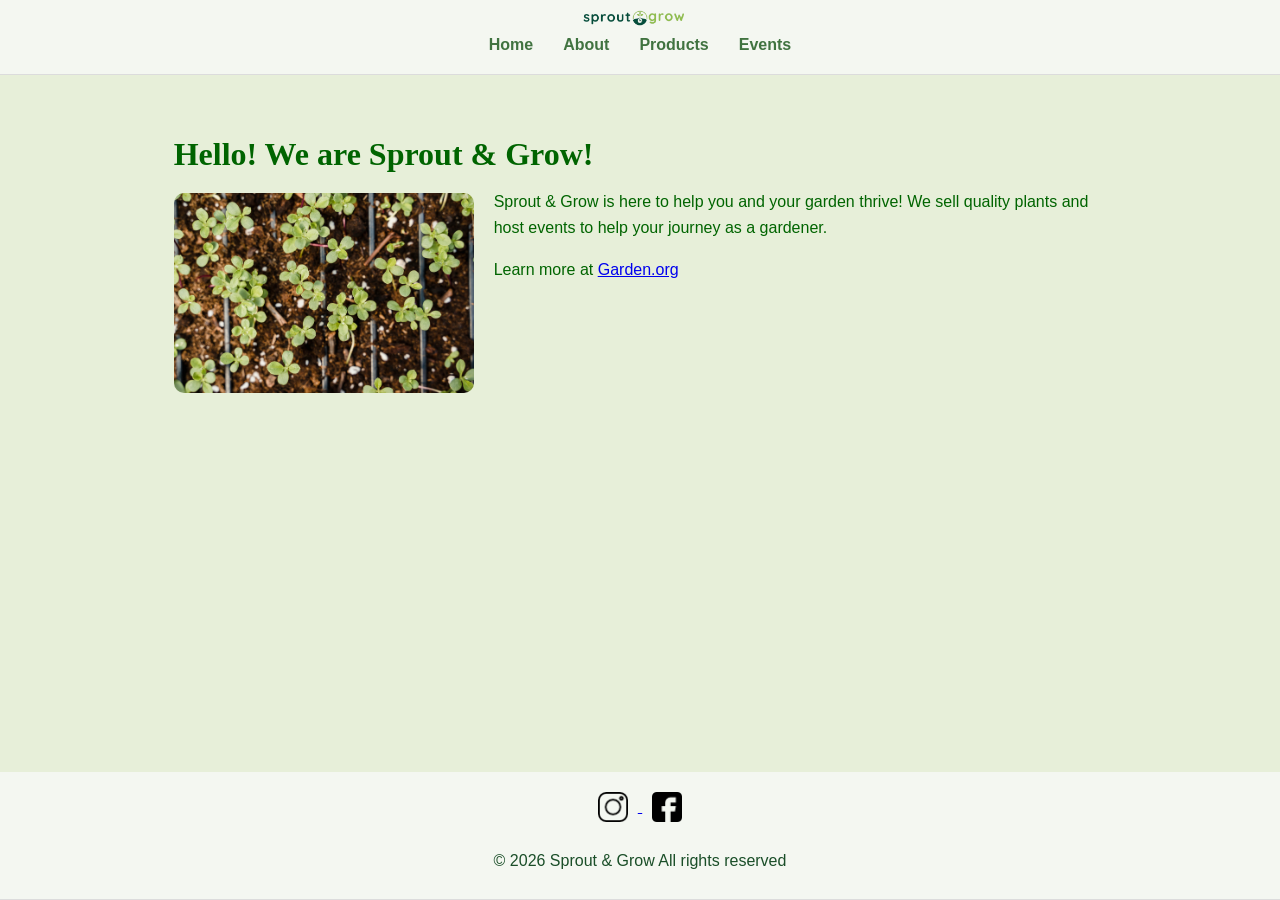
<file: index.html>
<!DOCTYPE html>
<html lang="en">
<head>
    <meta charset="UTF-8">
    <meta name="viewport" content="width=device-width, initial-scale=1.0">
    <title>Sprout & Grow</title>
    <link rel="stylesheet" href="styles.css">
</head>

<body>
    <header>
        <img src="images/logo.png" alt="Sprout & Grow logo" class="logo">

        <nav>
            <ul>
                <li><a href="index.html">Home</a></li>
                <li><a href="about.html">About</a></li> <!-- fixed -->
                <li><a href="products.html">Products</a></li> <!-- fixed -->
                <li><a href="events.html">Events</a></li>
            </ul>
        </nav>
    </header>

    <main>
        <h1>Hello! We are Sprout & Grow!</h1>

        <img src="images/pexels-image.jpg" alt="Sprouts growing" class="float-image">

        <p>
            Sprout & Grow is here to help you and your garden thrive! We sell quality plants and host events to help your journey as a gardener.
        </p>

        <p>
            Learn more at 
            <a href="https://garden.org/" target="_blank">Garden.org</a>
        </p>
    </main>

    <footer>
        <div class="socials"> <!-- small organization improvement -->
            <a href="https://www.instagram.com/" target="_blank">
                <img src="images/instagram.png" alt="Instagram" width="30">
            </a>

            <a href="https://www.facebook.com/" target="_blank">
                <img src="images/facebook.png" alt="Facebook" width="30">
            </a>
        </div>

        <p>&copy; 2026 Sprout & Grow All rights reserved</p>
    </footer>
</body>
</html>
</file>
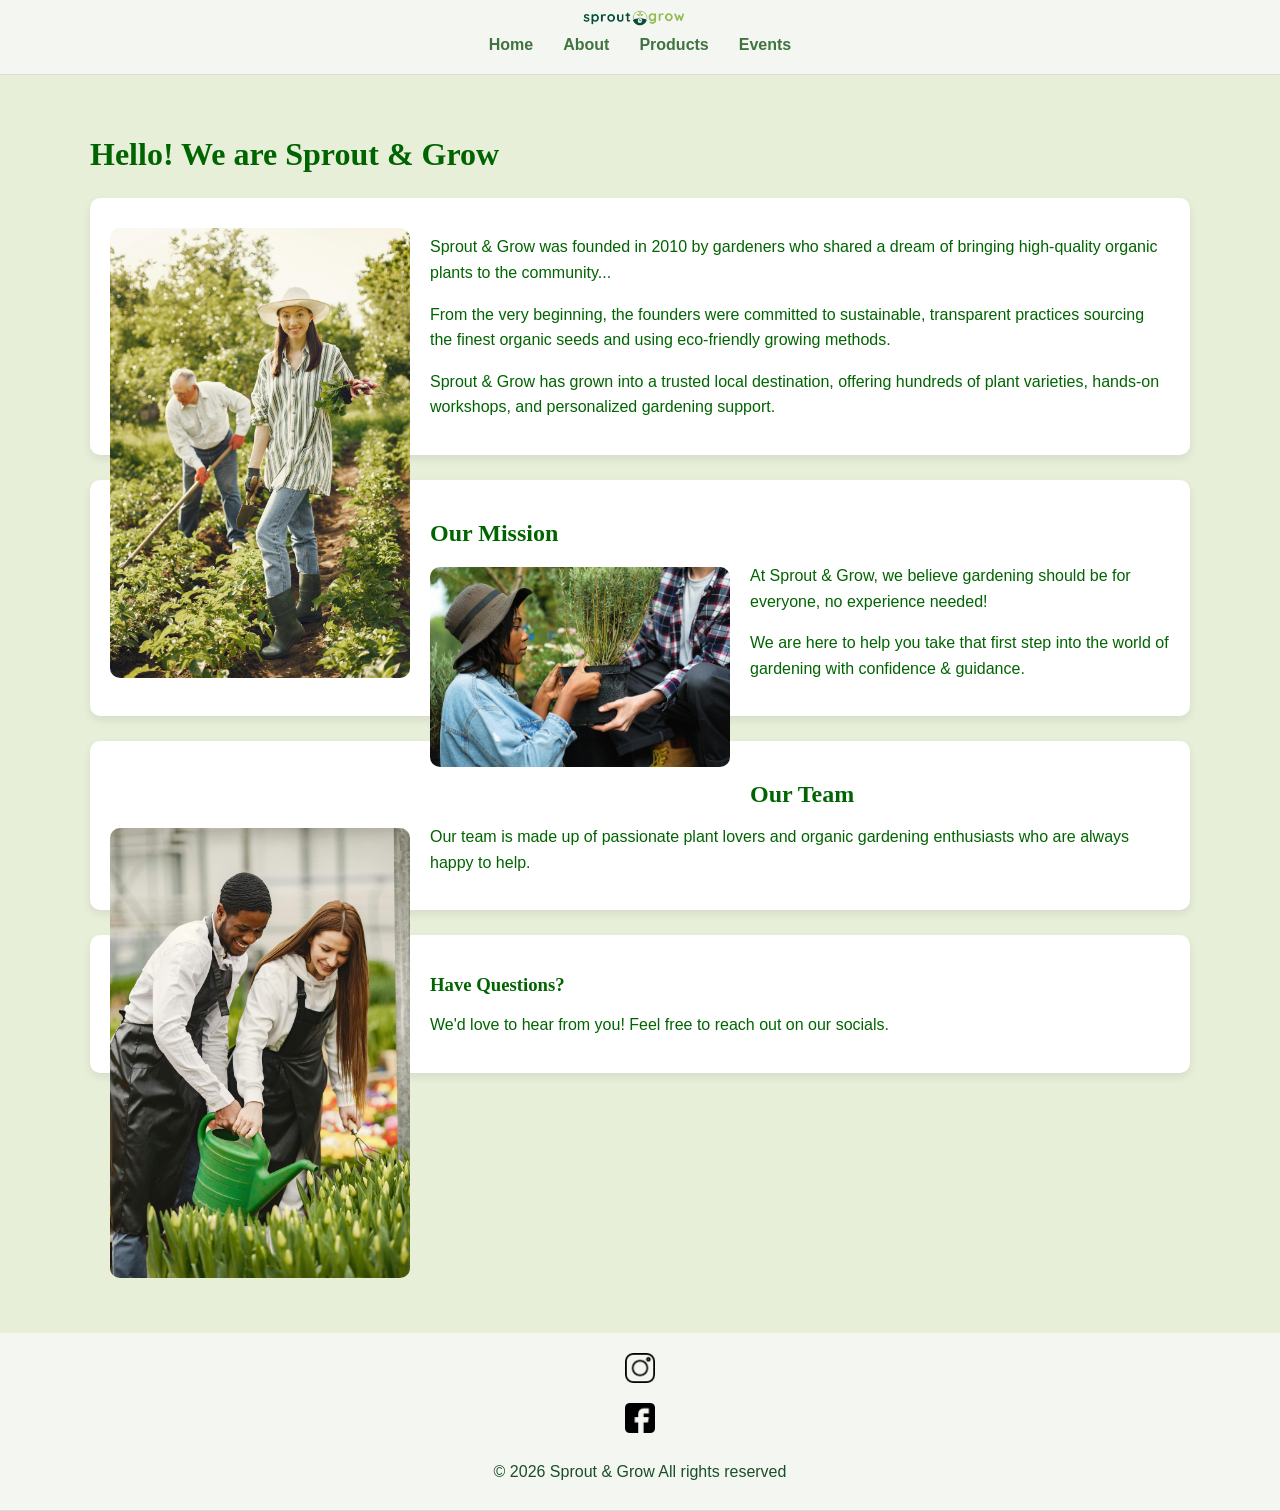
<file: about.html>
<!DOCTYPE html>
<html lang="en">
<head>
    <meta charset="UTF-8">
    <meta name="viewport" content="width=device-width, initial-scale=1.0">
    <title>Sprout & Grow</title>
    <link rel="stylesheet" href="styles.css">
</head>
<body>
    <header> <img src="images/logo.png" alt="Sprout & grow logo" class="logo">
      <nav>  <ul>
    <li><a href="index.html">Home</a></li>
    <li><a href="about.html">About</a></li>
    <li><a href="products.html">Products</a></li>
    <li><a href="events.html">Events</a></li>
  </ul>
</nav>
        <!-- Header content goes here: logo, navigation bar -->
    </header>
<main>
    <h1>Hello! We are Sprout & Grow</h1>

    <div class="section-box">
        <img src="images/girl&mangardening.jpg" alt="Girl and man gardening" class="float-image">

        <p>Sprout & Grow was founded in 2010 by gardeners who shared a dream of bringing high-quality organic plants to the community...</p>

        <p>From the very beginning, the founders were committed to sustainable, transparent practices sourcing the finest organic seeds and using eco-friendly growing methods.</p>

        <p>Sprout & Grow has grown into a trusted local destination, offering hundreds of plant varieties, hands-on workshops, and personalized gardening support.</p>
    </div>

    <div class="section-box">
        <h2>Our Mission</h2>

        <img src="images/girl holding a plant.jpg" alt="girl holding a plant" class="float-image">

        <p>At Sprout & Grow, we believe gardening should be for everyone, no experience needed!</p>

        <p>We are here to help you take that first step into the world of gardening with confidence & guidance.</p>
    </div>

    <div class="section-box">
        <h2>Our Team</h2>

        <img src="images/two people watering plants.jpg" alt="two people watering plants" class="float-image">

        <p>Our team is made up of passionate plant lovers and organic gardening enthusiasts who are always happy to help.</p>
    </div>

    <div class="section-box">
        <h3>Have Questions?</h3>

        <p>We'd love to hear from you! Feel free to reach out on our socials.</p>
    </div>
</main>

    </main>
    <footer>
        <!-- Social Media links-->
        <a href="https://www.instagram.com/" target="_blank"> 
            <img src="images/instagram.png" alt="instagram" width="30">
        </a>
        <a href="https://www.facebook.com/" target="_blank">
            <img src="images/facebook.png" alt="facebook" width="30">
        </a>
        <!-- images/icons from flaticon-->
        <!-- Copyright-->
         <p>&copy; 2026 Sprout & Grow All rights reserved</p>
        <!-- Footer content goes here: copyright info, social media links -->
    </footer>
</body>
</html>
</file>
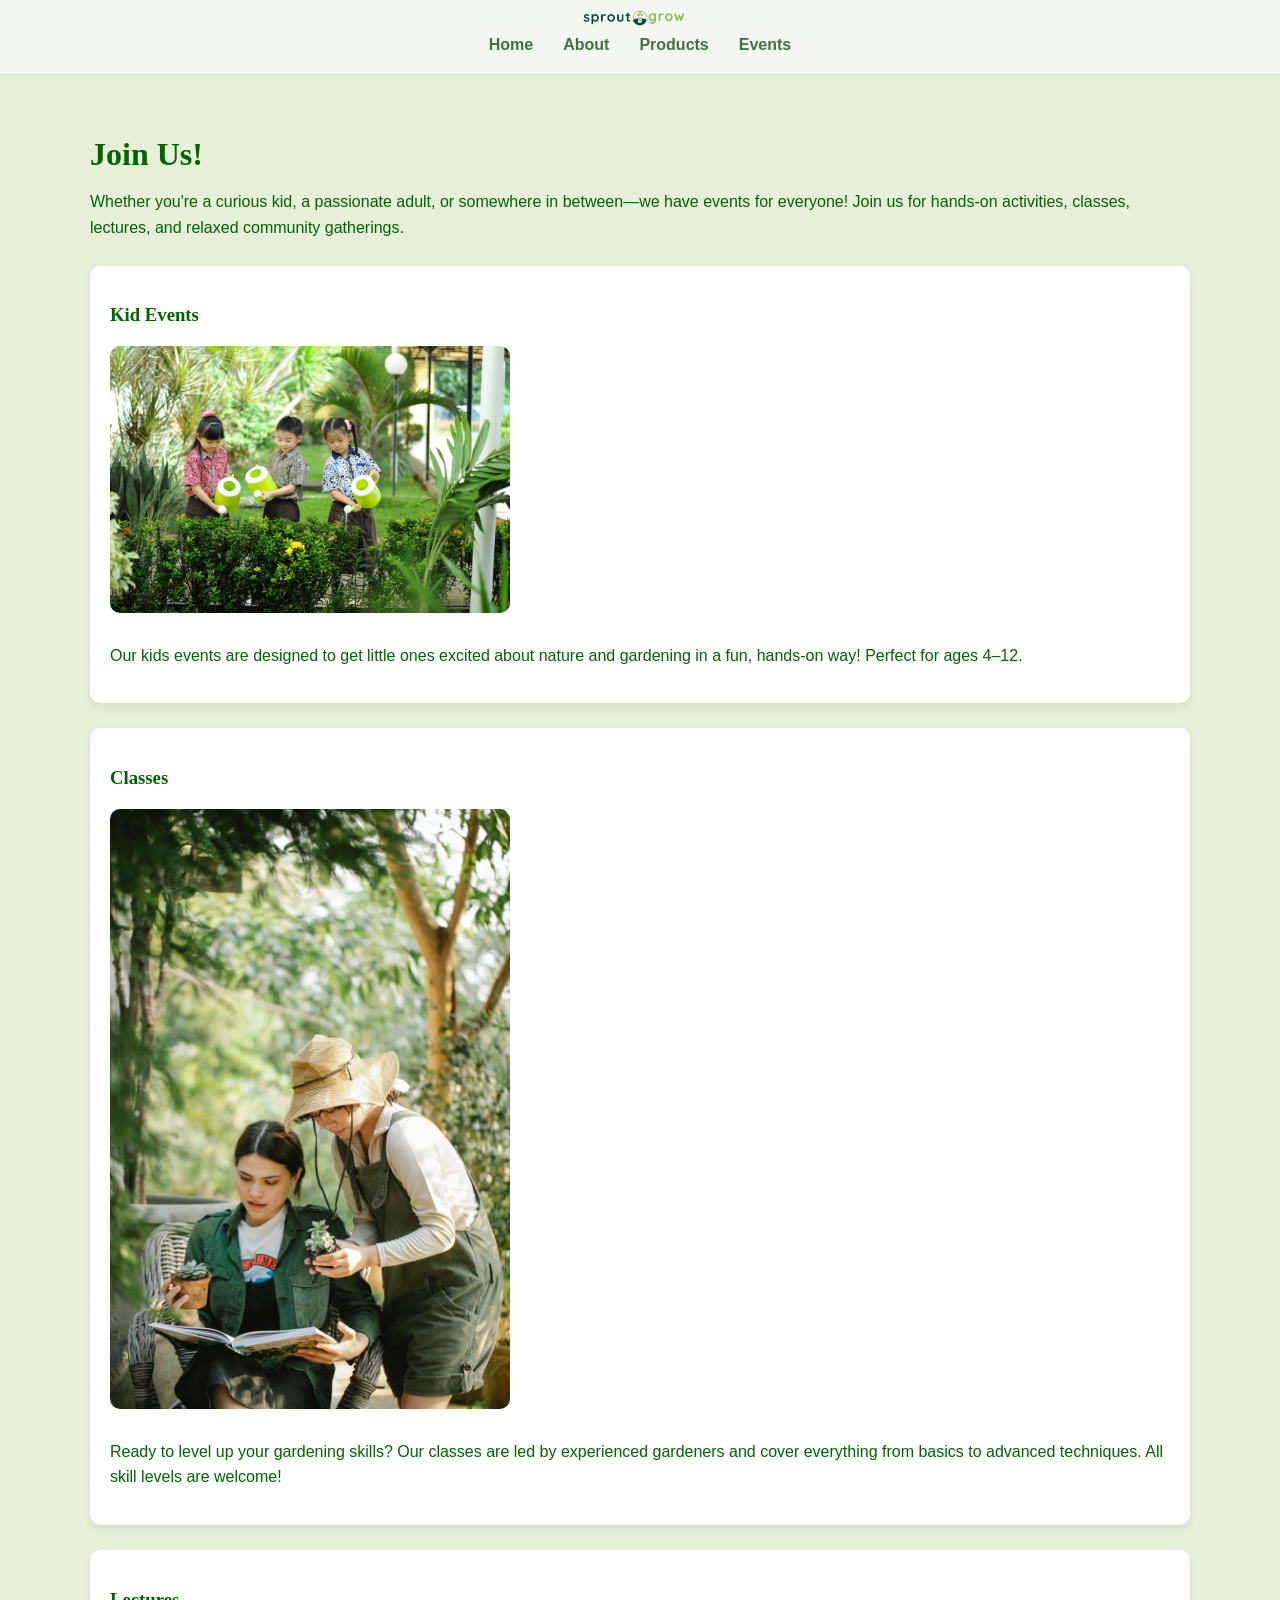
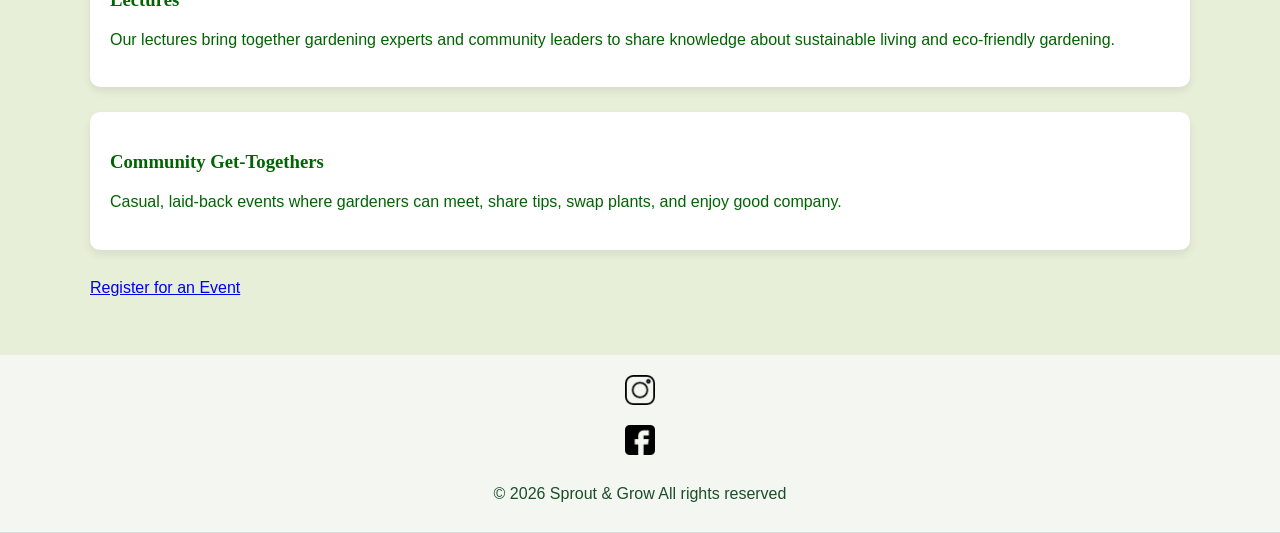
<file: events.html>
<!DOCTYPE html>
<html lang="en">
<head>
    <meta charset="UTF-8">
    <meta name="viewport" content="width=device-width, initial-scale=1.0">
    <title>Sprout & Grow</title>
    <link rel="stylesheet" href="styles.css">
</head>

<body>
<header>
    <img src="images/logo.png" alt="Sprout & Grow logo" class="logo">

    <nav>
        <ul>
            <li><a href="index.html">Home</a></li>
            <li><a href="about.html">About</a></li>
            <li><a href="products.html">Products</a></li>
            <li><a href="events.html">Events</a></li>
        </ul>
    </nav>
</header>

<main>
    <h1>Join Us!</h1>

    <p>
        Whether you're a curious kid, a passionate adult, or somewhere in between—we have events for everyone!
        Join us for hands-on activities, classes, lectures, and relaxed community gatherings.
    </p>

   
    <section class="section-box">
        <h3>Kid Events</h3>

        <img src="images/kidsgarden.jpg" alt="Kids gardening" class="event-img">

        <p>
            Our kids events are designed to get little ones excited about nature and gardening in a fun, hands-on way!
            Perfect for ages 4–12.
        </p>
    </section>

    <section class="section-box">
        <h3>Classes</h3>

        <img src="images/gardenlecture.jpg" alt="People learning in a garden" class="event-img">

        <p>
            Ready to level up your gardening skills? Our classes are led by experienced gardeners and cover everything from basics to advanced techniques. All skill levels are welcome!
        </p>
    </section>

    
    <section class="section-box">
        <h3>Lectures</h3>

        <p>
            Our lectures bring together gardening experts and community leaders to share knowledge about sustainable living and eco-friendly gardening.
        </p>
    </section>

   
    <section class="section-box">
        <h3>Community Get-Togethers</h3>

        <p>
            Casual, laid-back events where gardeners can meet, share tips, swap plants, and enjoy good company.
        </p>
    </section>


    <p>
        <a href="register.html">Register for an Event</a>
    </p>
</main>
    <footer>
        <a href="https://www.instagram.com/" target="_blank"> 
            <img src="images/instagram.png" alt="instagram" width="30">
        </a>
        <a href="https://www.facebook.com/" target="_blank">
            <img src="images/facebook.png" alt="facebook" width="30">
        </a>
        <!-- images/icons from flaticon-->
        <!-- Copyright-->
         <p>&copy; 2026 Sprout & Grow All rights reserved</p>
        <!-- Footer content goes here: copyright info, social media links -->
    </footer>
</body>
</html>
</file>
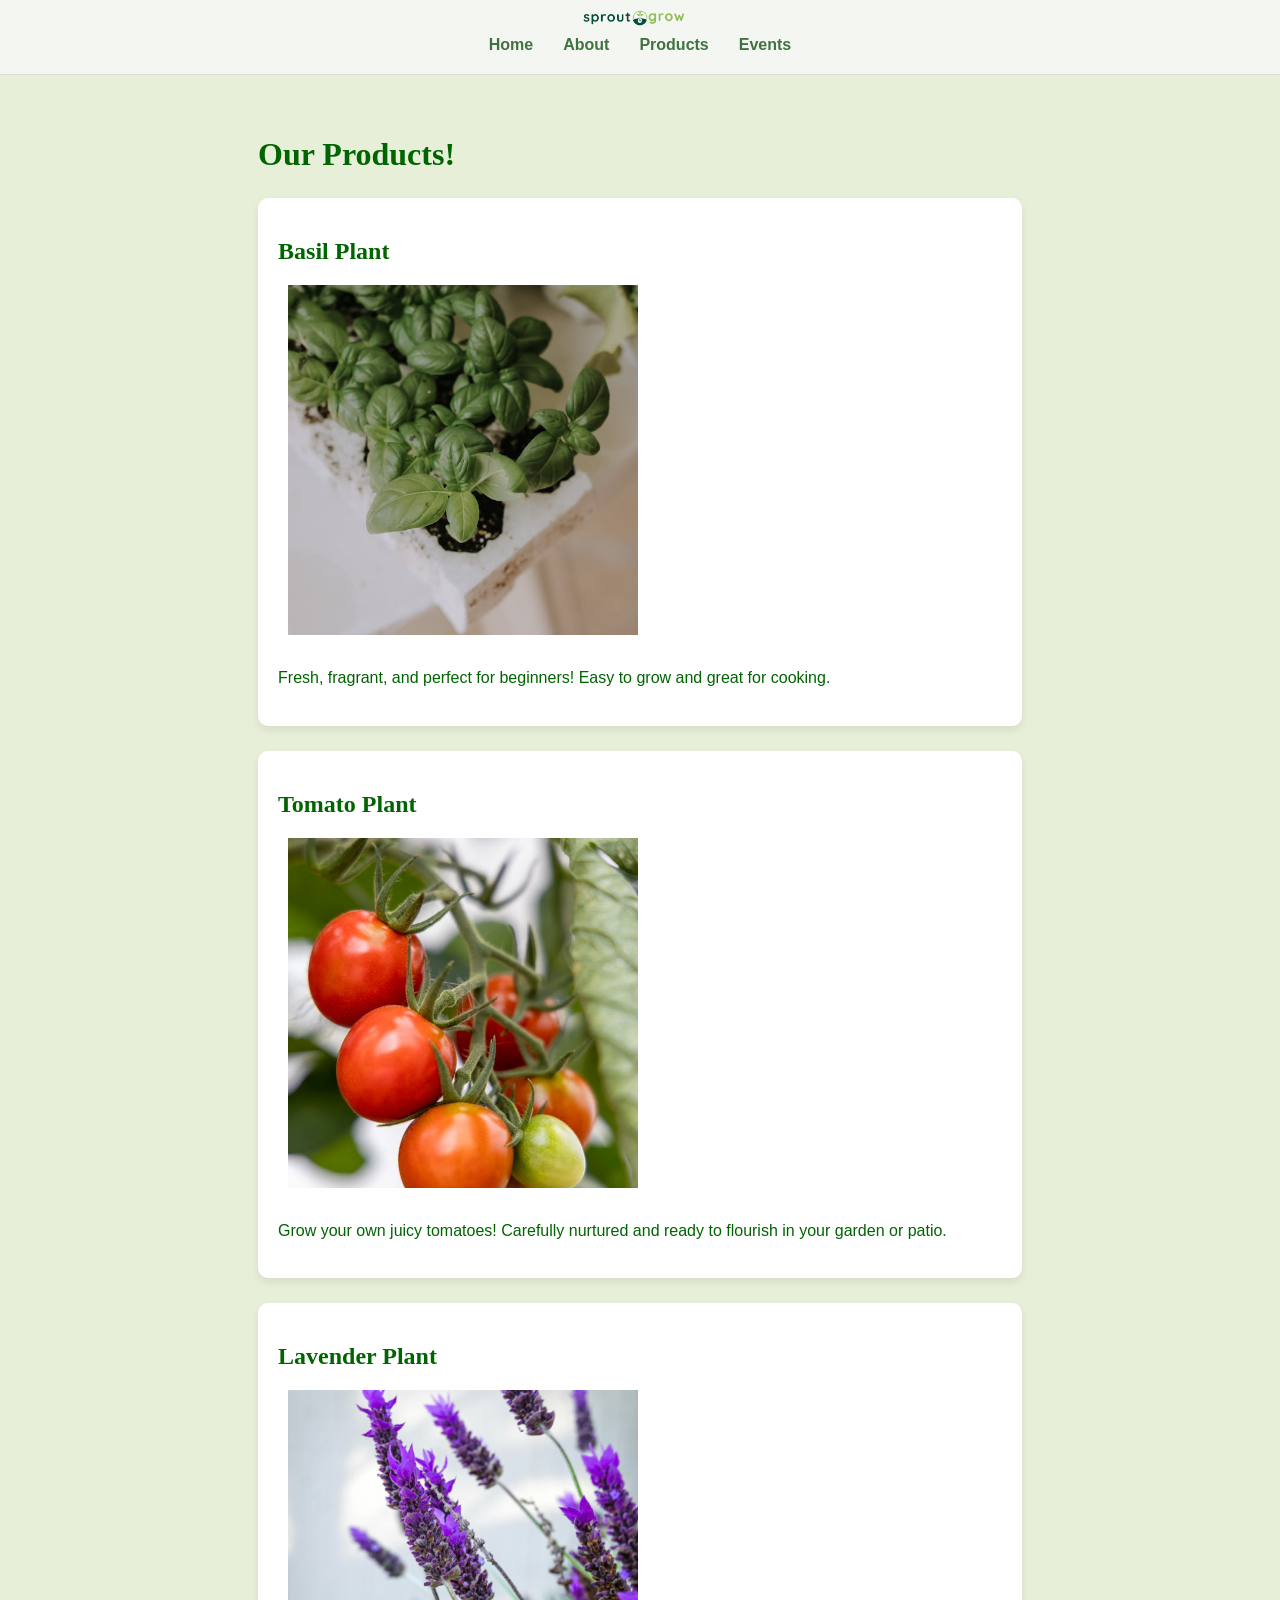
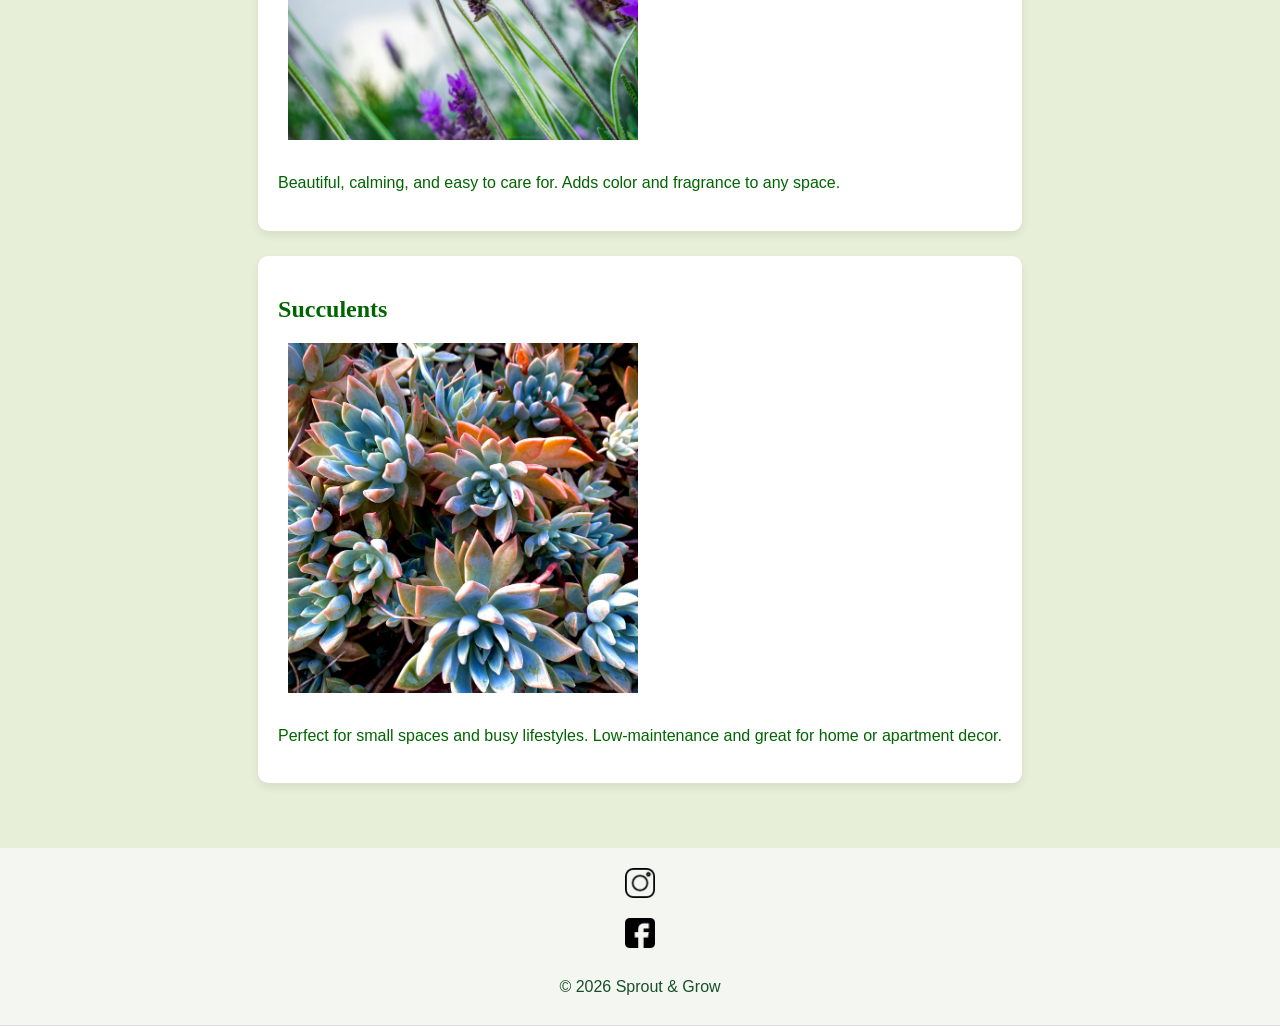
<file: products.html>
<!DOCTYPE html>
<html lang="en">
<head>
    <meta charset="UTF-8">
    <meta name="viewport" content="width=device-width, initial-scale=1.0">
    <title>Sprout & Grow</title>
    <link rel="stylesheet" href="styles.css">
</head>
<body>
    <header><img src="images/logo.png" alt="Sprout & grow logo" class="logo">
      <nav>
  <ul>
    <li><a href="index.html">Home</a></li>
    <li><a href="about.html">About</a></li>
    <li><a href="products.html">Products</a></li>
    <li><a href="events.html">Events</a></li>
  </ul>
</nav>
    </header>
  
  <main>
    <h1>Our Products!</h1>

    <div class="section-box">
        <h2>Basil Plant</h2>
        <img src="images/basil.jpg" alt="Basil Plant" class="product-img">
        <p>Fresh, fragrant, and perfect for beginners! Easy to grow and great for cooking.</p>
    </div>

    <div class="section-box">
        <h2>Tomato Plant</h2>
        <img src="images/tomato.jpg" alt="Tomato Plant" class="product-img">
        <p>Grow your own juicy tomatoes! Carefully nurtured and ready to flourish in your garden or patio.</p>
    </div>

    <div class="section-box">
        <h2>Lavender Plant</h2>
        <img src="images/lavender.jpg" alt="Lavender Plant" class="product-img">
        <p>Beautiful, calming, and easy to care for. Adds color and fragrance to any space.</p>
    </div>

    <div class="section-box">
        <h2>Succulents</h2>
        <img src="images/succulent.jpg" alt="Succulent plant" class="product-img">
        <p>Perfect for small spaces and busy lifestyles. Low-maintenance and great for home or apartment decor.</p>
    </div>
</main>
    <footer><a href="https://www.instagram.com/" target="_blank"> 
            <img src="images/instagram.png" alt="instagram" width="30">
        </a>
        <a href="https://www.facebook.com/" target="_blank">
            <img src="images/facebook.png" alt="facebook" width="30">
        </a>
        <p>&copy; 2026 Sprout & Grow</p>
        <!-- Footer content goes here: copyright info, social media links -->
    </footer>
</body>
</html>
</file>
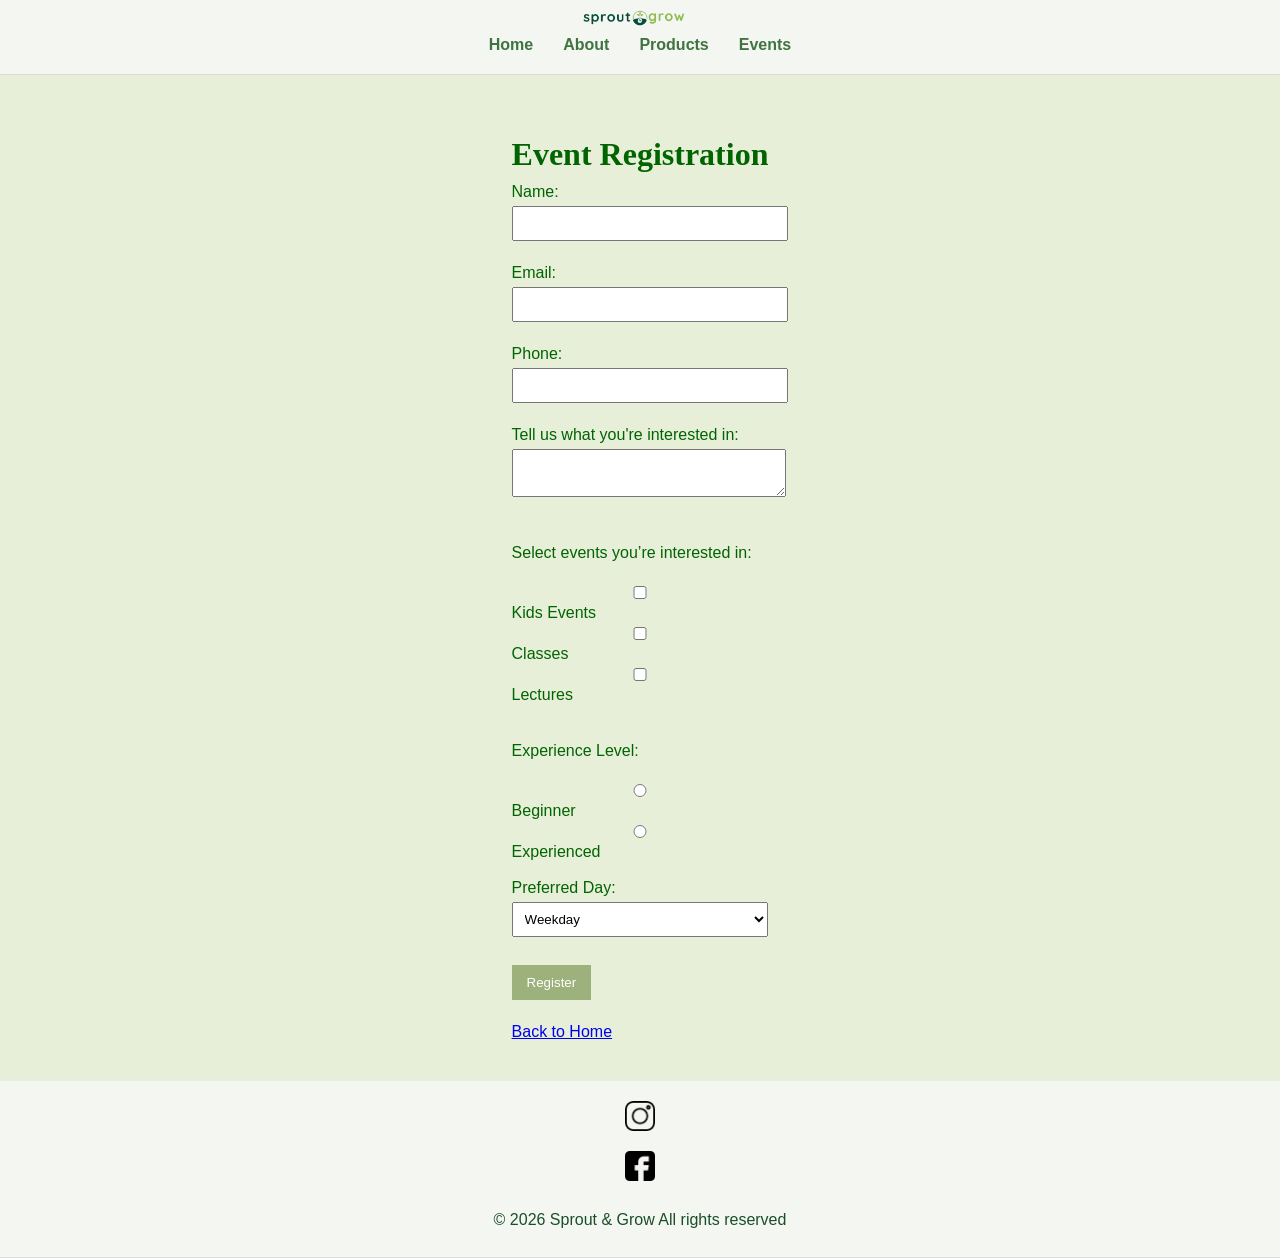
<file: register.html>
<!DOCTYPE html>
<html lang="en">
<head>
    <meta charset="UTF-8">
    <meta name="viewport" content="width=device-width, initial-scale=1.0">
    <title>Sprout & Grow</title>
    <link rel="stylesheet" href="styles.css">
</head>

<body>
    <header>
        <img src="images/logo.png" alt="Sprout & Grow logo" class="logo">

        <nav>
            <ul>
                <li><a href="index.html">Home</a></li>
                <li><a href="#">About</a></li>
                <li><a href="#">Products</a></li>
                <li><a href="events.html">Events</a></li>
            </ul>
        </nav>
    </header>

    <main>
        <h1>Event Registration</h1>

<form>
  
  <!-- TEXT BOXES -->
  <label for="name">Name:</label><br>
  <input type="text" id="name"><br><br>

  <label for="email">Email:</label><br>
  <input type="text" id="email"><br><br>

  <label for="phone">Phone:</label><br>
  <input type="text" id="phone"><br><br>

  <!-- TEXT AREA -->
  <label for="message">Tell us what you're interested in:</label><br>
  <textarea id="message"></textarea><br><br>

  <!-- CHECKBOXES -->
  <p>Select events you’re interested in:</p>
  <input type="checkbox"> Kids Events<br>
  <input type="checkbox"> Classes<br>
  <input type="checkbox"> Lectures<br><br>

  <!-- RADIO BUTTONS -->
  <p>Experience Level:</p>
  <input type="radio" name="level"> Beginner<br>
  <input type="radio" name="level"> Experienced<br><br>

  <!-- DROPDOWN -->
  <label for="day">Preferred Day:</label><br>
  <select id="day">
    <option>Weekday</option>
    <option>Weekend</option>
  </select><br><br>

  <!-- SUBMIT -->
  <input type="submit" value="Register">

</form>

<br>

<a href="index.html">Back to Home</a>
    </main>

    <footer>
        <a href="https://www.instagram.com/" target="_blank">
            <img src="images/instagram.png" alt="Instagram" width="30">
        </a>

        <a href="https://www.facebook.com/" target="_blank">
            <img src="images/facebook.png" alt="Facebook" width="30">
        </a>

        <p>&copy; 2026 Sprout & Grow All rights reserved</p>
    </footer>
</body>
</html>
</file>
<file: styles.css>
body {
    background-color: #e7efd9;
    color: darkgreen;
    padding: 0;
    margin: 0;
    font-family: Arial, sans-serif;

    min-height: 100vh;
    display: flex;
    flex-direction: column;
}

h1, h2, h3 {
    font-family: Georgia, "Times New Roman", serif;
    margin-bottom: 10px;
}

p {
    line-height: 1.6;
    margin-bottom: 15px;
}

header, footer {
    display: flex;
    justify-content: center;
    flex-direction: column;
    align-items: center;
    background-color: #f4f7f1;
    border-bottom: 1px solid #dcdcdc;
    color: #1a4e28;
    text-align: center;
    padding: 10px;
}

main {
    padding: 40px 60px;
    max-width: 1100px;
    margin: 0 auto;
    text-align: left;
    flex: 1;
}


.logo { 
    max-width: 150px;
    width: 100%;
    height: auto;
    display: block;
    margin: auto;
}


nav ul { 
    list-style: none;
    display: flex;
    justify-content: center;
    gap: 30px;
    padding: 0;
    margin: 10px 0;
}

nav a { 
    text-decoration: none;
    color: #407340;
    font-weight: bold;
}

nav a:hover {
    color: #596f62d7;
}


.float-image {
    float: left;
    max-width: 300px; 
    width: 100%;
    margin: 10px 20px 15px 0;
    border-radius: 10px;
}

footer img { 
    margin: 10px;
    vertical-align: middle;
}


.product-img { 
    padding: 10px; 
    width: 350px;
    height: 350px;
    object-fit: cover;
    border-radius: 10px;
}


.section-box {
    background-color: #ffffff;
    padding: 20px;
    margin: 25px 0;
    border-radius: 10px;
    box-shadow: 0 4px 8px rgba(0,0,0,0.08);
}

.event-img {
    width: 100%;
    max-width: 400px;
    border-radius: 10px;
    margin: 10px 0;
}


form {
    max-width: 500px;
    margin: 0; 
    text-align: left;
}

input, textarea, select {
    width: 100%;
    padding: 8px;
    margin: 5px 0;
}

input[type="submit"] {
    width: auto;
    background-color: #9db17c;
    color: white;
    border: none;
    padding: 10px 15px;
    cursor: pointer;
}
/* for navigation, main content, images, etc. */
</file>
